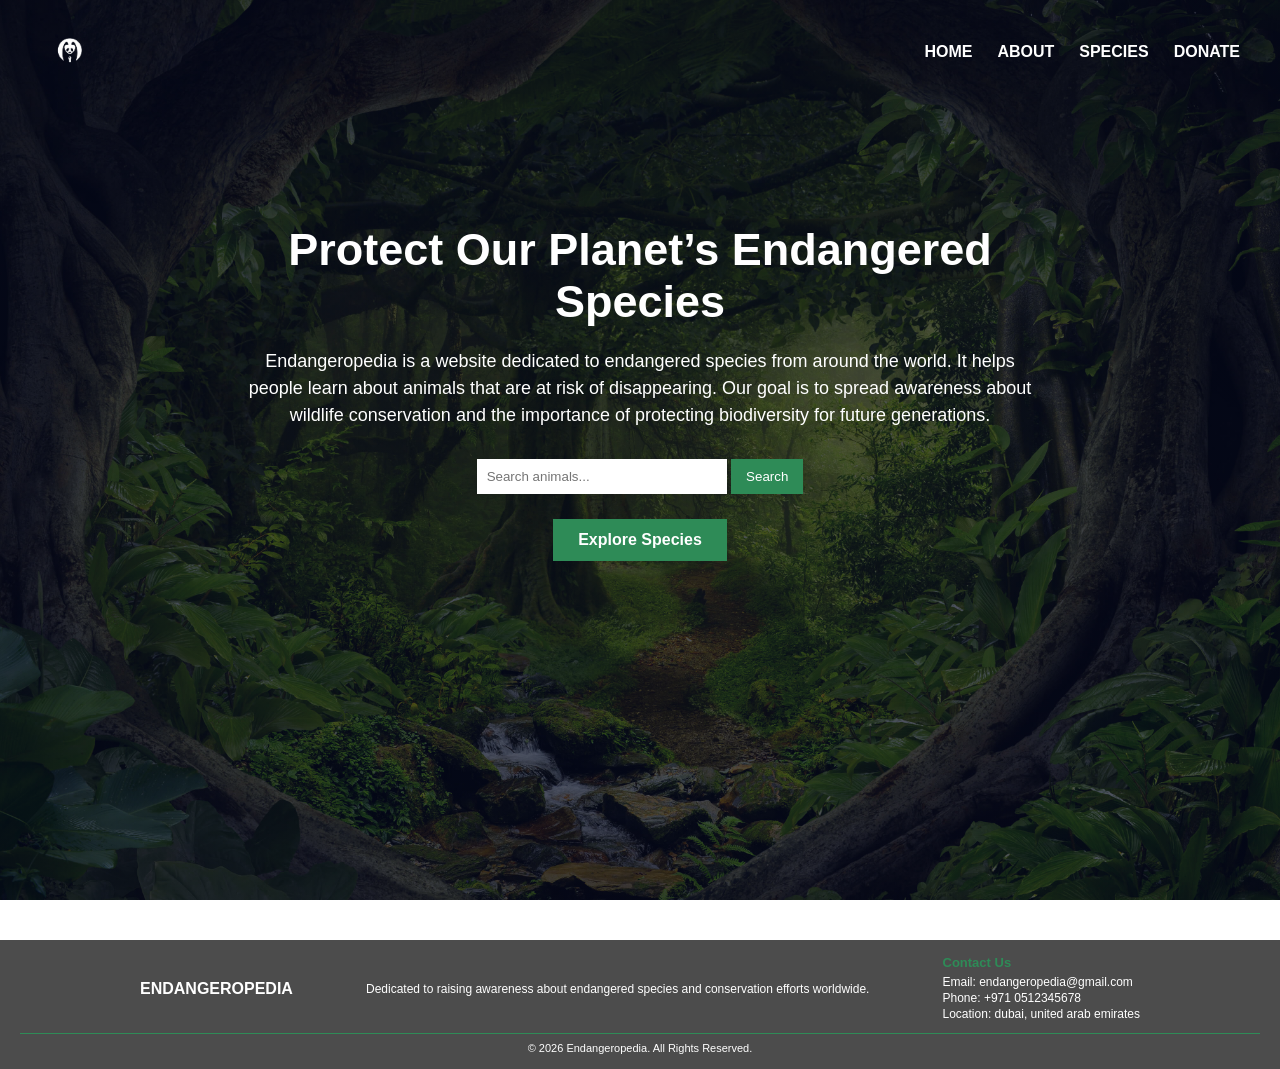
<file: SUMITRA CW2/index.html>
<!DOCTYPE html>
<html>
<head>
	<meta name="viewport" content="with=device-width, initial-scale=1.0">
	<title>ENDANGEROPEDIA</title>
	<link rel="stylesheet" href="style.css">
</head>
<body>
	<section class="hero">

    <nav class="navbar">
        <a href="index.html">
            <img src="images/logo.jpg" class="logo">
        </a>

        <div class="nav-links">
            <ul>
                <li><a href="index.html">HOME</a></li>
                <li><a href="about.html">ABOUT</a></li>
                <li><a href="species.html">SPECIES</a></li>
                <li><a href="donate.html">DONATE</a></li>
            </ul>
        </div>
    </nav>

    <div class="overlay">

        <h1>Protect Our Planet’s Endangered Species</h1>

        <p>
             Endangeropedia is a website dedicated to endangered species from around the world.
	It helps people learn about animals that are at risk of disappearing.
	Our goal is to spread awareness about wildlife conservation and the importance of protecting biodiversity for future generations.
        </p>

        <div class="search-box">
		  <form action="animals.xml" method="get" class="search-container">
			<input type="text" name="search" placeholder="Search animals...">
			<button type="submit">Search</button>
		  </form>
		</div>

        <a href="species.html" class="btn">Explore Species</a>

    </div>

</section>
<footer class="footer">

    <div class="footer-content">

        <h3>ENDANGEROPEDIA</h3>

        <p>
            Dedicated to raising awareness about endangered species and conservation efforts worldwide.
        </p>

        <div class="footer-contact">
            <h4>Contact Us</h4>
            <p>Email: endangeropedia@gmail.com</p>
            <p>Phone: +971 0512345678</p>
            <p>Location: dubai, united arab emirates</p>
        </div>

    </div>

    <div class="footer-bottom">
        <p>© 2026 Endangeropedia. All Rights Reserved.</p>
    </div>

</footer>
</body>
</html>
</file>
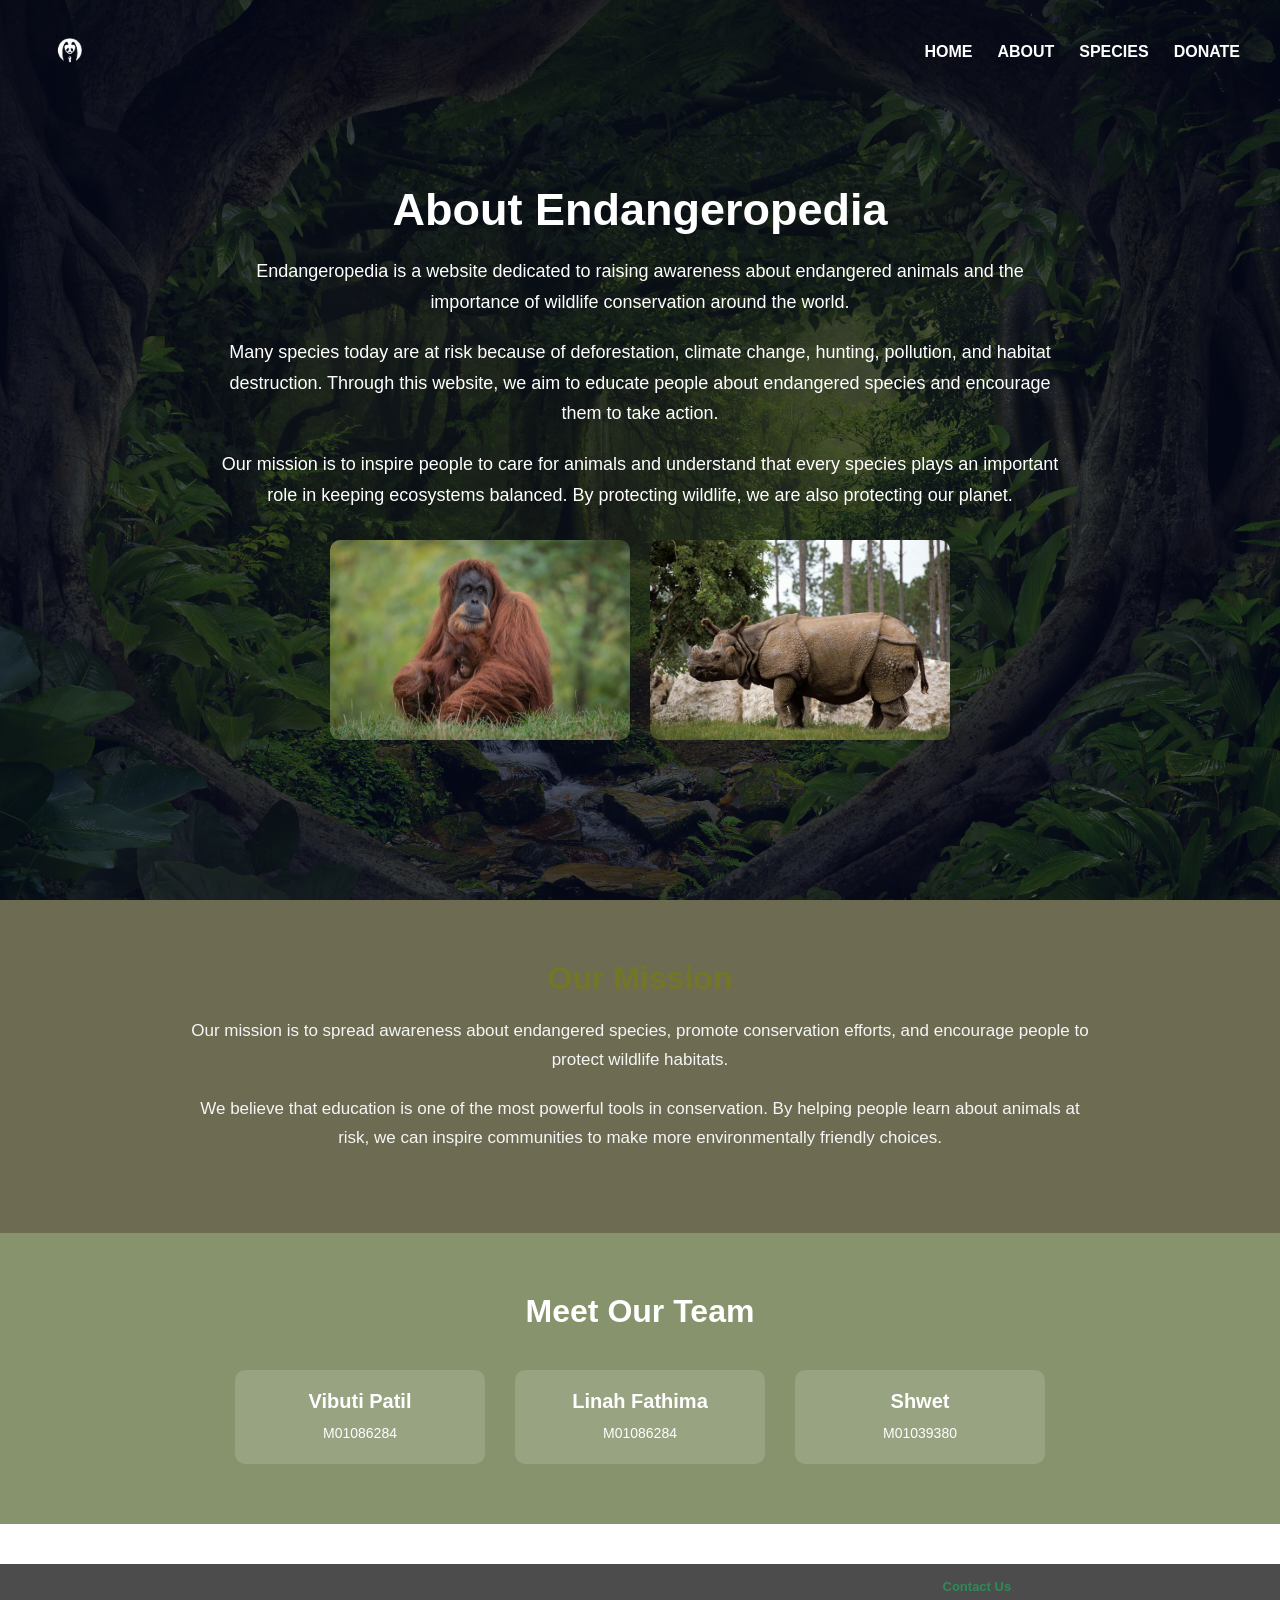
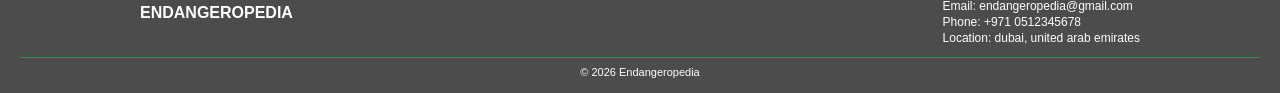
<file: SUMITRA CW2/about.html>
<!DOCTYPE html>
<html>
<head>
    <meta name="viewport" content="width=device-width, initial-scale=1.0">
    <title>About - Endangeropedia</title>
    <link rel="stylesheet" href="style.css">
</head>
<body>

<section class="hero about-hero">

    <nav class="navbar">
        <a href="index.html">
            <img src="images/logo.jpg" class="logo">
        </a>

        <div class="nav-links">
            <ul>
                <li><a href="index.html">HOME</a></li>
                <li><a href="about.html">ABOUT</a></li>
                <li><a href="species.html">SPECIES</a></li>
                <li><a href="donate.html">DONATE</a></li>
            </ul>
        </div>
    </nav>

    <div class="overlay about-overlay">

        <h1>About Endangeropedia</h1>

        <p>
            Endangeropedia is a website dedicated to raising awareness about endangered animals
            and the importance of wildlife conservation around the world.
        </p>

        <p>
            Many species today are at risk because of deforestation, climate change, hunting,
            pollution, and habitat destruction. Through this website, we aim to educate people
            about endangered species and encourage them to take action.
        </p>

        <p>
            Our mission is to inspire people to care for animals and understand that every species
            plays an important role in keeping ecosystems balanced. By protecting wildlife,
            we are also protecting our planet.
        </p>

        <div class="image-row">
            <img src="images/orangutan.jpg" alt="Endangered Animal">
            <img src="images/javan.jpg" alt="Nature Conservation">
        </div>

    </div>

</section>

<section class="mission-section">

    <h2>Our Mission</h2>

    <p>
        Our mission is to spread awareness about endangered species, promote conservation efforts,
        and encourage people to protect wildlife habitats.
    </p>

    <p>
        We believe that education is one of the most powerful tools in conservation. By helping
        people learn about animals at risk, we can inspire communities to make more environmentally
        friendly choices.
    </p>

</section>

<section class="team-section">

    <h2>Meet Our Team</h2>

    <div class="team-container">

        <div class="team-card">
            <h3>Vibuti Patil</h3>
            <p>
				M01086284
            </p>
        </div>

        <div class="team-card">
            <h3>Linah Fathima</h3>
            <p>
			M01086284
            </p>
        </div>

        <div class="team-card">
            <h3>Shwet</h3>
            <p>
				M01039380
            </p>
        </div>

    </div>

</section>

<footer class="footer">

    <div class="footer-content">
        <h3>ENDANGEROPEDIA</h3>

        <div class="footer-contact">
            <h4>Contact Us</h4>
            <p>Email: endangeropedia@gmail.com</p>
            <p>Phone: +971 0512345678</p>
            <p>Location: dubai, united arab emirates</p>
        </div>
		
    </div>

    <div class="footer-bottom">
        <p>© 2026 Endangeropedia</p>
    </div>

</footer>

</body>
</html>
</file>
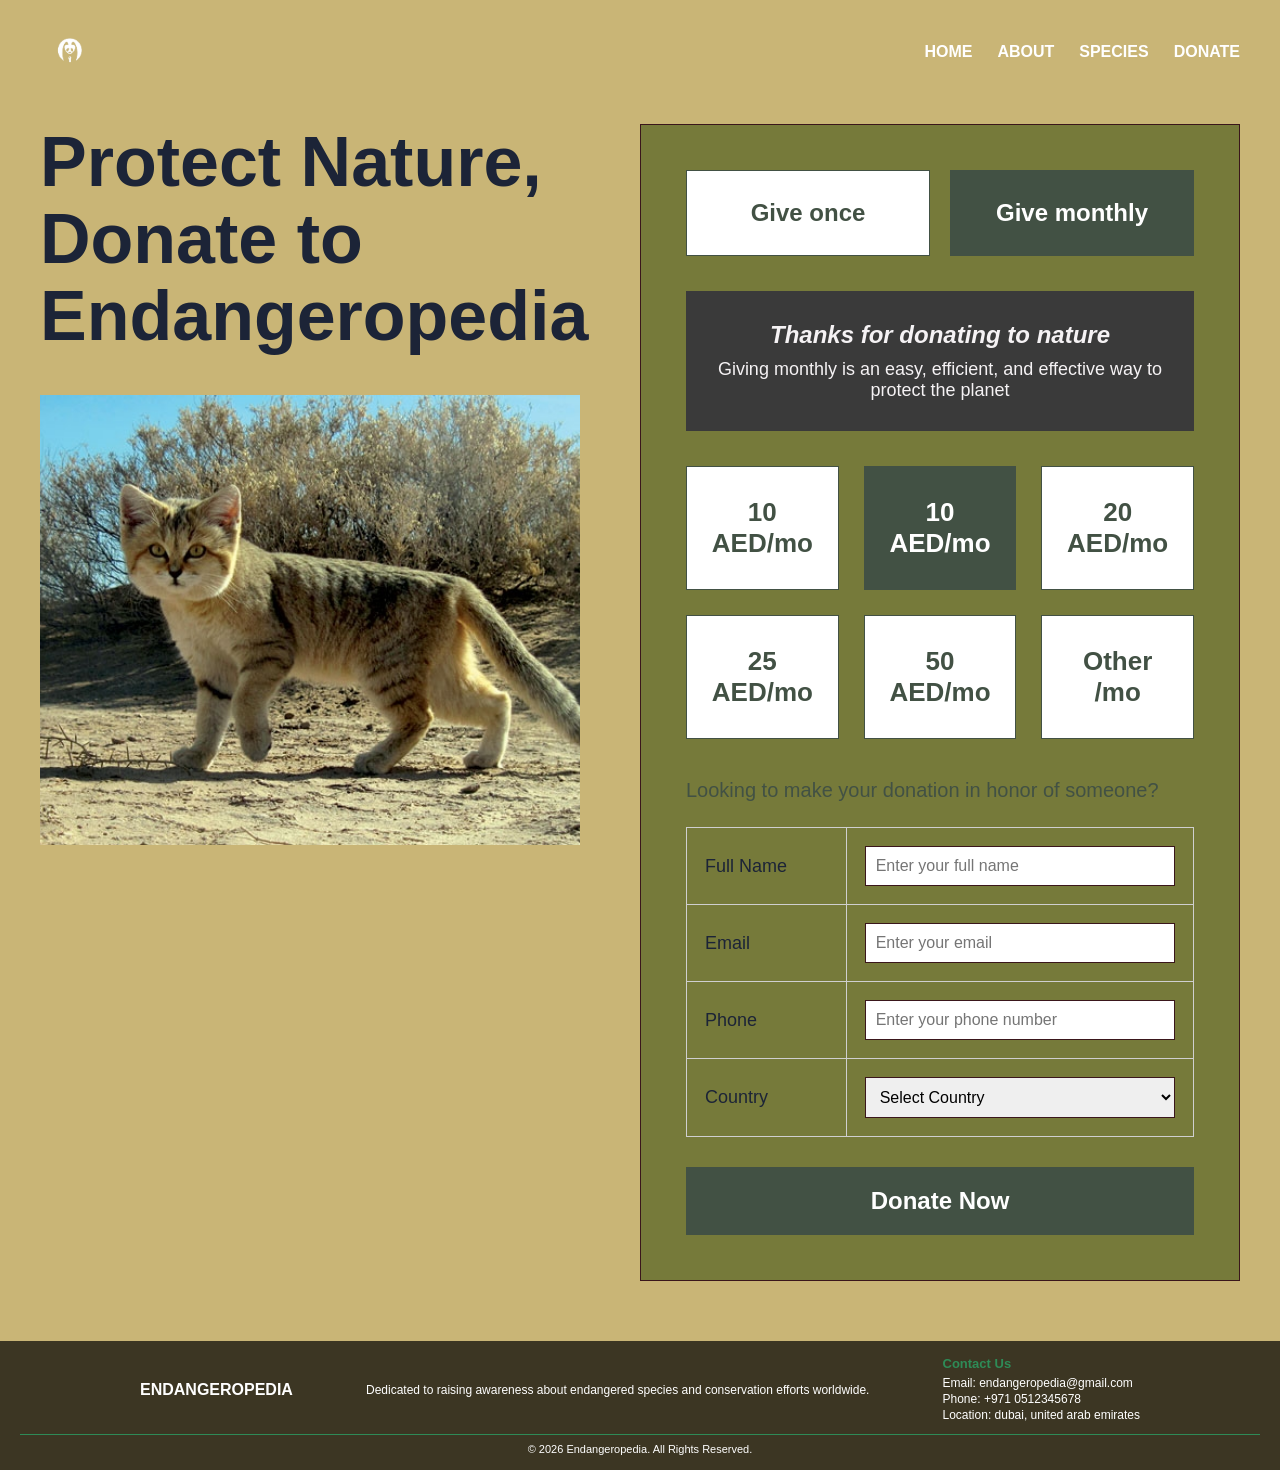
<file: SUMITRA CW2/donate.html>
<!DOCTYPE html>
<html lang="en">
<head>
    <meta charset="UTF-8">
    <meta name="viewport" content="width=device-width, initial-scale=1.0">
    <title>Donate - Endangeropedia</title>
    <link rel="stylesheet" href="style.css">
</head>
<body class="donate-page"> <nav class="navbar">
        <a href="index.html">
            <img src="images/logo.jpg" class="logo">
        </a>
        <div class="nav-links">
            <ul>
                <li><a href="index.html">HOME</a></li>
                <li><a href="about.html">ABOUT</a></li>
                <li><a href="species.html">SPECIES</a></li>
                <li><a href="donate.html">DONATE</a></li>
            </ul>
        </div>
    </nav>

    <section class="donate-container">

        <div class="donate-left">
            <h1>Protect Nature,<br>Donate to Endangeropedia</h1>
            <div class="image-placeholder">
                <img src="images/sandcat.jpg" alt="sandcat">
            </div>
        </div>

        <div class="donate-right">
            <div class="donation-type">
                <button class="inactive-btn">Give once</button>
                <button class="active-btn">Give monthly</button>
            </div>

            <div class="donation-message">
                <h2>Thanks for donating to nature</h2>
                <p>Giving monthly is an easy, efficient, and effective way to protect the planet</p>
            </div>

            <div class="donation-grid">
                <button>10 AED/mo</button>
                <button class="selected">10 AED/mo</button>
                <button>20 AED/mo</button>
                <button>25 AED/mo</button>
                <button>50 AED/mo</button>
                <button>Other /mo</button>
            </div>

            <div class="honor-text">
                Looking to make your donation in honor of someone?
            </div>

            <table class="donor-table">
                <tr>
                    <td>Full Name</td>
                    <td><input type="text" placeholder="Enter your full name"></td>
                </tr>
                <tr>
                    <td>Email</td>
                    <td><input type="email" placeholder="Enter your email"></td>
                </tr>
                <tr>
                    <td>Phone</td>
                    <td><input type="text" placeholder="Enter your phone number"></td>
                </tr>
                <tr>
                    <td>Country</td>
                    <td>
                        <select>
                            <option>Select Country</option>
                            <option>UAE</option>
                            <option>India</option>
                            <option>OTHER</option>
                        </select>
                    </td>
                </tr>
            </table>

            <button class="donate-btn">Donate Now</button>
        </div>

    </section>

    <footer class="footer">
        <div class="footer-content">
            <h3>ENDANGEROPEDIA</h3>
            <p>
                Dedicated to raising awareness about endangered species and conservation efforts worldwide.
            </p>
            <div class="footer-contact">
                <h4>Contact Us</h4>
                <p>Email: endangeropedia@gmail.com</p>
                <p>Phone: +971 0512345678</p>
                <p>Location: dubai, united arab emirates</p>
            </div>
        </div>
        <div class="footer-bottom">
            <p>© 2026 Endangeropedia. All Rights Reserved.</p>
        </div>
    </footer>

</body>
</html>
</file>
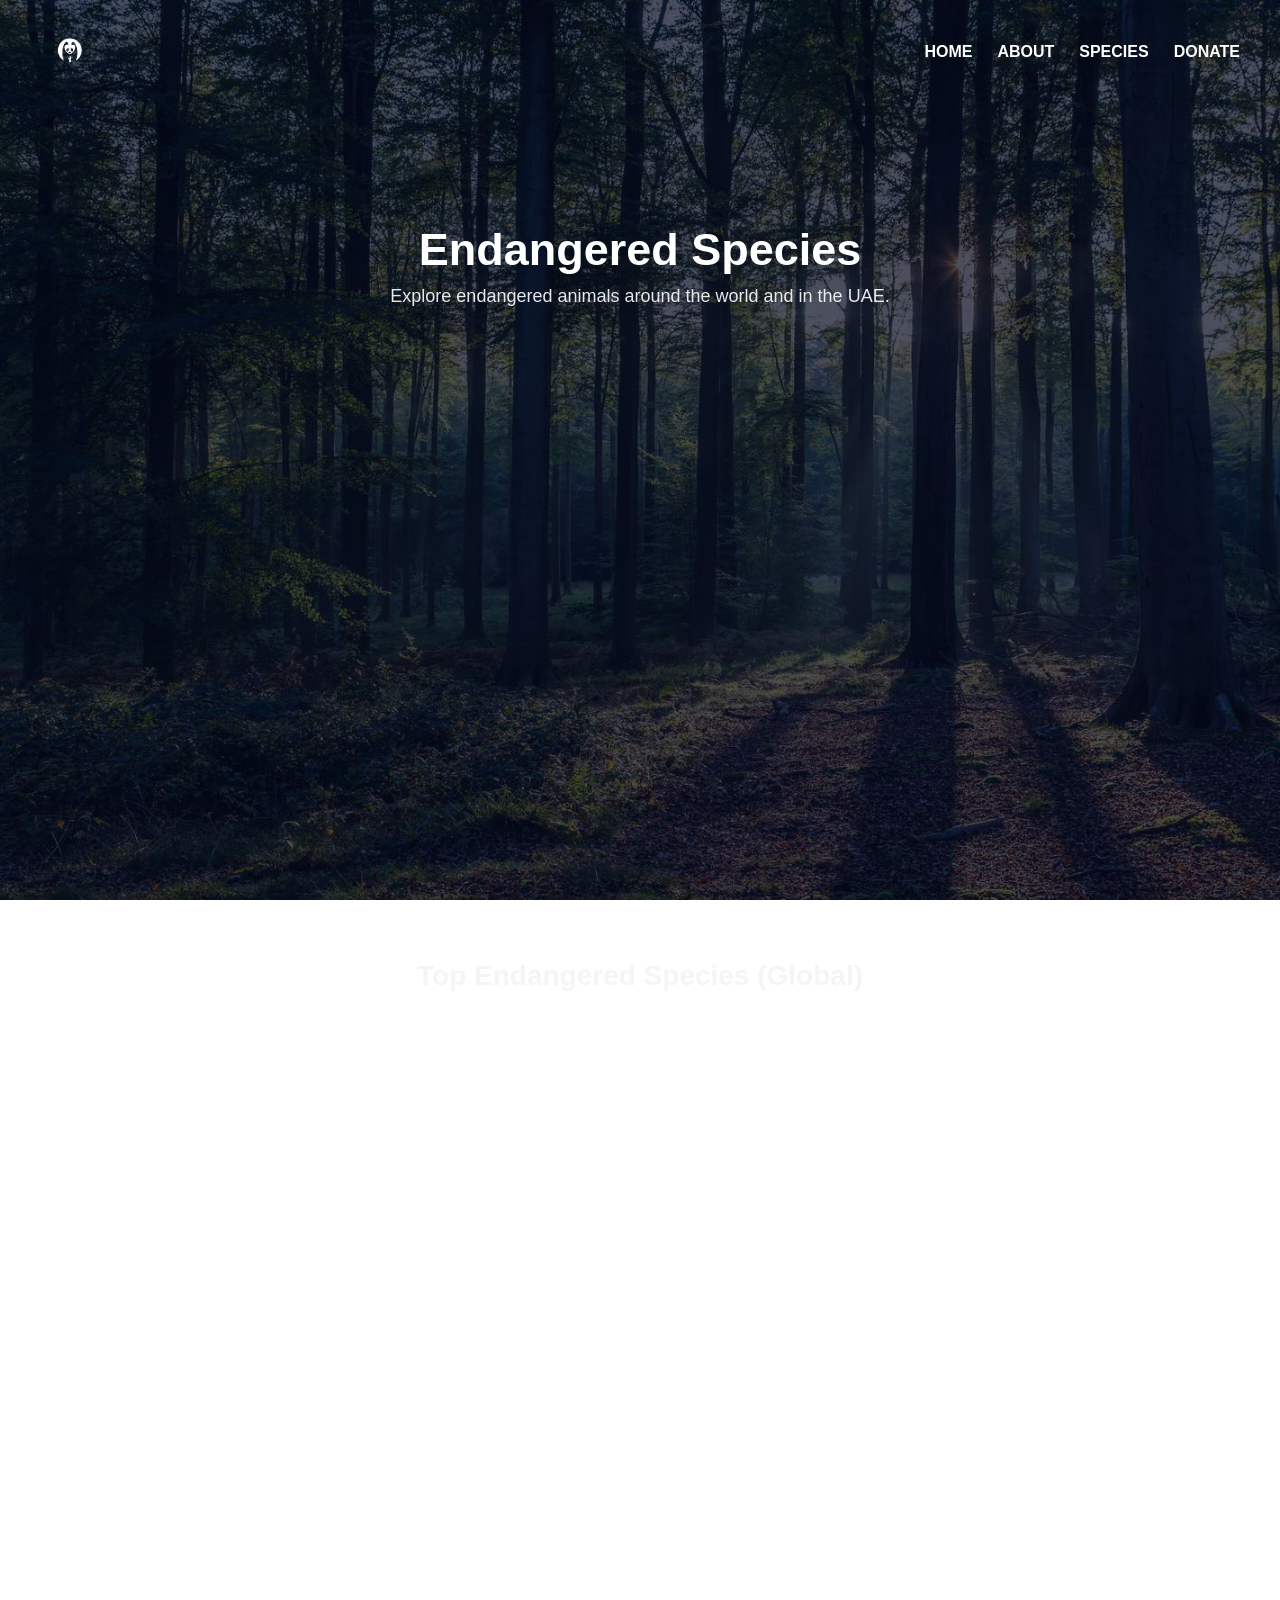
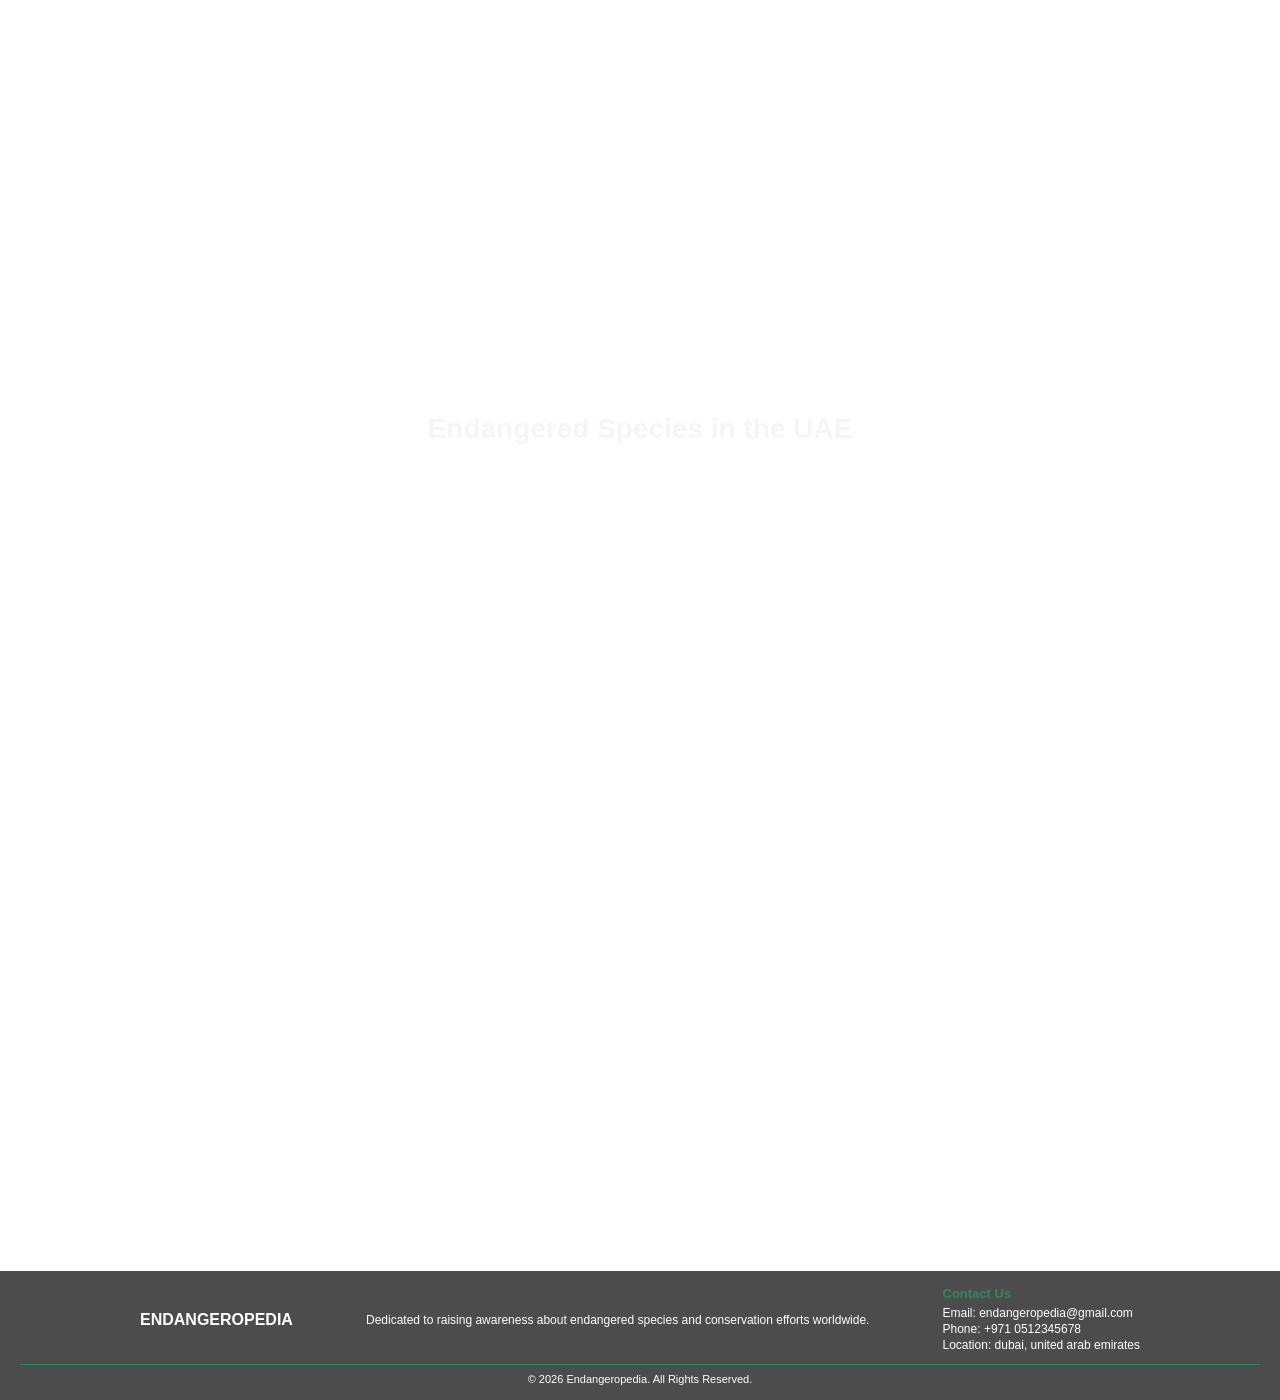
<file: SUMITRA CW2/species.html>
<!DOCTYPE html>
<html>
<head>
    <meta name="viewport" content="width=device-width, initial-scale=1.0">
    <title>Species - Endangeropedia</title>
    <link rel="stylesheet" href="style.css">
</head>
<body class="species-page">

<section class="hero">

    <!-- NAVBAR -->
    <nav class="navbar">
        <a href="index.html">
            <img src="images/logo.jpg" class="logo">
        </a>

        <div class="nav-links">
            <ul>
                <li><a href="index.html">HOME</a></li>
                <li><a href="about.html">ABOUT</a></li>
                <li><a href="species.html">SPECIES</a></li>
                <li><a href="donate.html">DONATE</a></li>
            </ul>
        </div>
    </nav>

    <!-- HEADER -->
    <div class="species-header">
        <h1>Endangered Species</h1>
        <p>Explore endangered animals around the world and in the UAE.</p>
    </div>

</section>

<!-- GLOBAL SECTION -->
<section class="species-section">

    <h2> Top Endangered Species (Global)</h2>

    <table class="species-table">

        <tr>
            <td><img src="images/vaquita.jpg"></td>
            <td>Vaquita</td>
            <td>The world's most endangered marine mammal.</td>
        </tr>

        <tr>
            <td><img src="images/javan.jpg"></td>
            <td>Javan Rhinoceros</td>
            <td>Critically endangered with very few left in the wild.</td>
        </tr>

        <tr>
            <td><img src="images/tiger.jpg"></td>
            <td>Tiger</td>
            <td>Threatened by poaching and habitat loss.</td>
        </tr>

        <tr>
            <td><img src="images/gorilla.jpg"></td>
            <td>Mountain Gorilla</td>
            <td>Endangered due to habitat destruction and conflict.</td>
        </tr>

        <tr>
            <td><img src="images/orangutan.jpg"></td>
            <td>Sumatran Orangutan</td>
            <td>Severely affected by deforestation.</td>
        </tr>

    </table>

</section>

<!-- UAE SECTION -->
<section class="species-section">

    <h2>Endangered Species in the UAE</h2>

    <table class="species-table">

        <tr>
            <td><img src="images/oryx.jpg"></td>
            <td>Arabian Oryx</td>
            <td>A conservation success story, but still monitored.</td>
        </tr>

        <tr>
            <td><img src="images/hawksbill.jpg"></td>
            <td>Hawksbill Turtle</td>
            <td>Highly threatened in UAE waters.</td>
        </tr>

        <tr>
            <td><img src="images/dugong.jpg"></td>
            <td>Dugong</td>
            <td>A rare marine mammal found in coastal waters.</td>
        </tr>

        <tr>
            <td><img src="images/sandcat.jpg"></td>
            <td>Sand Cat</td>
            <td>A small desert predator under threat.</td>
        </tr>

    </table>

</section>

<!-- FOOTER -->
<footer class="footer">

    <div class="footer-content">

        <h3>ENDANGEROPEDIA</h3>

        <p>
            Dedicated to raising awareness about endangered species and conservation efforts worldwide.
        </p>

        <div class="footer-contact">
            <h4>Contact Us</h4>
            <p>Email: endangeropedia@gmail.com</p>
            <p>Phone: +971 0512345678</p>
            <p>Location: dubai, united arab emirates</p>
        </div>

    </div>

    <div class="footer-bottom">
        <p>© 2026 Endangeropedia. All Rights Reserved.</p>
    </div>

</footer>

</body>
</html>
</file>
<file: SUMITRA CW2/style.css>
*{
    margin: 0;
    padding: 0;
    box-sizing: border-box;
    font-family: Arial, sans-serif;
}

/* ================= HERO PAGE ================= */
.hero{
    min-height: 100vh;
    width: 100%;
    background-position: center;
    background-size: cover;
    position: relative;
    color: white;
}

/* ================= NAVBAR (HOME + ABOUT + SPECIES) ================= */
.navbar{
    display: flex;
    align-items: center;
    justify-content: space-between;
    padding: 20px 40px;
}

.logo{
    width: 60px;
}

.nav-links ul{
    display: flex;
    list-style: none;
    gap: 25px;
}

.nav-links ul li a{
    text-decoration: none;
    color: white;
    font-weight: bold;
    transition: 0.3s;
}

.nav-links ul li a:hover{
    color: #2e8b57;
}

/* ================= OVERLAY (HOME) ================= */
.overlay{
    text-align: center;
    max-width: 800px;
    margin: auto;
    margin-top: 120px;
}

.overlay h1{
    font-size: 45px;
    margin-bottom: 20px;
}

.overlay p{
    font-size: 18px;
    line-height: 1.5;
    margin-bottom: 30px;
}

/* ================= SEARCH ================= */
.search-box{
    display: flex;
    justify-content: center;
    margin-bottom: 25px;
}

.search-box input{
    padding: 10px;
    width: 250px;
    border: none;
    outline: none;
}

.search-box button{
    padding: 10px 15px;
    border: none;
    background: #2e8b57;
    color: white;
    cursor: pointer;
}

/* ================= BUTTON ================= */
.btn{
    display: inline-block;
    padding: 12px 25px;
    background: #2e8b57;
    color: white;
    text-decoration: none;
    font-weight: bold;
    transition: 0.3s;
}

.btn:hover{
    background: #256f46;
}

/* ================= FOOTER ================= */
.footer{
    background: rgba(0,0,0,0.7);
    color: white;
    padding: 15px 20px;
    font-size: 12px;
    margin-top: 40px;
}

.footer-content{
    max-width: 1000px;
    margin: auto;
    display: flex;
    justify-content: space-between;
    align-items: center;
    text-align: left;
    flex-wrap: wrap;
    gap: 15px;
}

.footer-content h3{
    font-size: 16px;
    margin: 0;
}

.footer-content p{
    margin: 3px 0;
    font-size: 12px;
}

.footer-contact h4{
    font-size: 13px;
    margin-bottom: 5px;
    color: #2e8b57;
}

.footer-contact p{
    margin: 2px 0;
}

.footer-bottom{
    border-top: 1px solid #2e8b57;
    margin-top: 10px;
    padding-top: 8px;
    text-align: center;
    font-size: 11px;
}

/* ================= ABOUT PAGE ================= */
body{
    background: linear-gradient(rgba(4,9,30,0.7), rgba(4,9,30,0.7)),
                url("images/background.jpg");
    background-position: center;
    background-size: cover;
    background-attachment: fixed;
    color: white;
}

.about-overlay{
    max-width: 900px;
    margin: auto;
    text-align: center;
    padding-top: 80px;
    padding-left: 20px;
    padding-right: 20px;
}

.about-overlay h1{
    font-size: 45px;
    margin-bottom: 20px;
}

.about-overlay p{
    font-size: 18px;
    line-height: 1.7;
    margin-bottom: 20px;
}

.image-row{
    display: flex;
    justify-content: center;
    gap: 20px;
    margin-top: 30px;
    flex-wrap: wrap;
}

.image-row img{
    width: 300px;
    height: 200px;
    object-fit: cover;
    border-radius: 10px;
}

.mission-section{
    padding: 60px 20px;
    text-align: center;
    background: rgba(84,83,54,0.85);
    color: white;
}

.mission-section h2{
    margin-bottom: 20px;
    font-size: 32px;
    color: #737627;
}

.mission-section p{
    max-width: 900px;
    margin: 0 auto 20px auto;
    font-size: 17px;
    line-height: 1.7;
    color: #f5f5f5;
}

.team-section{
    padding: 60px 20px;
    text-align: center;
    background: rgba(95,111,59,0.75);
}

.team-section h2{
    margin-bottom: 40px;
    font-size: 32px;
}

.team-container{
    display: flex;
    justify-content: center;
    gap: 30px;
    flex-wrap: wrap;
}

.team-card{
    width: 250px;
    background: rgba(255,255,255,0.15);
    padding: 20px;
    border-radius: 10px;
    backdrop-filter: blur(5px);
}

.team-card img{
    width: 100%;
    height: 250px;
    object-fit: cover;
    border-radius: 10px;
    margin-bottom: 15px;
}

.team-card h3{
    margin-bottom: 10px;
    font-size: 20px;
}

.team-card p{
    font-size: 14px;
    line-height: 1.5;
}

/* ================= SPECIES PAGE ================= */
.species-page{
    background: linear-gradient(rgba(4,9,30,0.7), rgba(4,9,30,0.7)),
                url("images/bg.jpg");
    background-position: center;
    background-size: cover;
    background-attachment: fixed;
    color: white;
}

.species-header{
    text-align: center;
    padding-top: 120px;
}

.species-header h1{
    font-size: 45px;
    margin-bottom: 10px;
}

.species-header p{
    font-size: 18px;
    opacity: 0.9;
}

.species-section{
    padding: 60px 20px;
    text-align: center;
}

.species-section h2{
    font-size: 28px;
    margin-bottom: 25px;
    color: #f5f5f5;
}

.species-table{
    width: 90%;
    margin: auto;
    border-collapse: collapse;
    background: rgba(255,255,255,0.08);
    backdrop-filter: blur(6px);
}

.species-table td{
    border: 1px solid rgba(255,255,255,0.2);
    padding: 15px;
    vertical-align: middle;
}

.species-table img{
    width: 220px;
    height: 140px;
    object-fit: cover;
    border-radius: 8px;
}

/* ================= DONATE PAGE ================= */
.donate-page{
    background: #c9b576;
    color: #1c2437;
}

.donate-container{
    display: flex;
    justify-content: space-between;
    padding: 20px 40px;
    gap: 50px;
}

.donate-left{
    width: 45%;
}

.donate-left h1{
    font-size: 70px;
    color: #1c2437;
    margin-bottom: 40px;
    line-height: 1.1;
}

.image-placeholder img{
    width: 100%;
    height: 450px;
    object-fit: cover;
}

.donate-right{
    width: 50%;
    background: #767a3a;
    padding: 45px;
    border: 1px solid #3a161b;
}

.donation-type{
    display: flex;
    gap: 20px;
    margin-bottom: 35px;
}

.donation-type button{
    flex: 1;
    padding: 28px;
    font-size: 24px;
    font-weight: bold;
    border: 1px solid #425144;
    cursor: pointer;
}

.inactive-btn{
    background: white;
    color: 	#425144;
}

.active-btn{
    background:#425144;
    color: white;
}

.donation-message{
    background: #3a3a3a;
    text-align: center;
    padding: 30px 20px;
    margin-bottom: 35px;
}

.donation-message h2{
    color:#f5f2f4;
    font-size: 24px;
    margin-bottom: 10px;
    font-style: italic;
}

.donation-message p{
    color: #f5f2f4;
    font-size: 18px;
}

.donation-grid{
    display: grid;
    grid-template-columns: repeat(3, 1fr);
    gap: 25px;
    margin-bottom: 40px;
}

.donation-grid button{
    padding: 30px 20px;
    font-size: 26px;
    font-weight: bold;
    border: 1px solid #425144;
    background: white;
    color:	#425144;
    cursor: pointer;
}

.donation-grid .selected{
    background:	#425144;
    color: white;
}

.honor-text{
    color: 	#425144;
    font-size: 20px;
    margin-bottom: 25px;
}

.donor-table{
    width: 100%;
    border-collapse: collapse;
    margin-bottom: 30px;
}

.donor-table td{
    border: 1px solid #cfcfcf;
    padding: 18px;
    font-size: 18px;
}

.donor-table input,
.donor-table select{
    width: 100%;
    padding: 10px;
    border: 1px solid #3a161b;
    font-size: 16px;
}

.donate-btn{
    width: 100%;
    padding: 20px;
    background:	#425144;
    color: white;
    border: none;
    font-size: 24px;
    font-weight: bold;
    cursor: pointer;
}

.donate-btn:hover{
    background: #005f8d;
}
</file>
